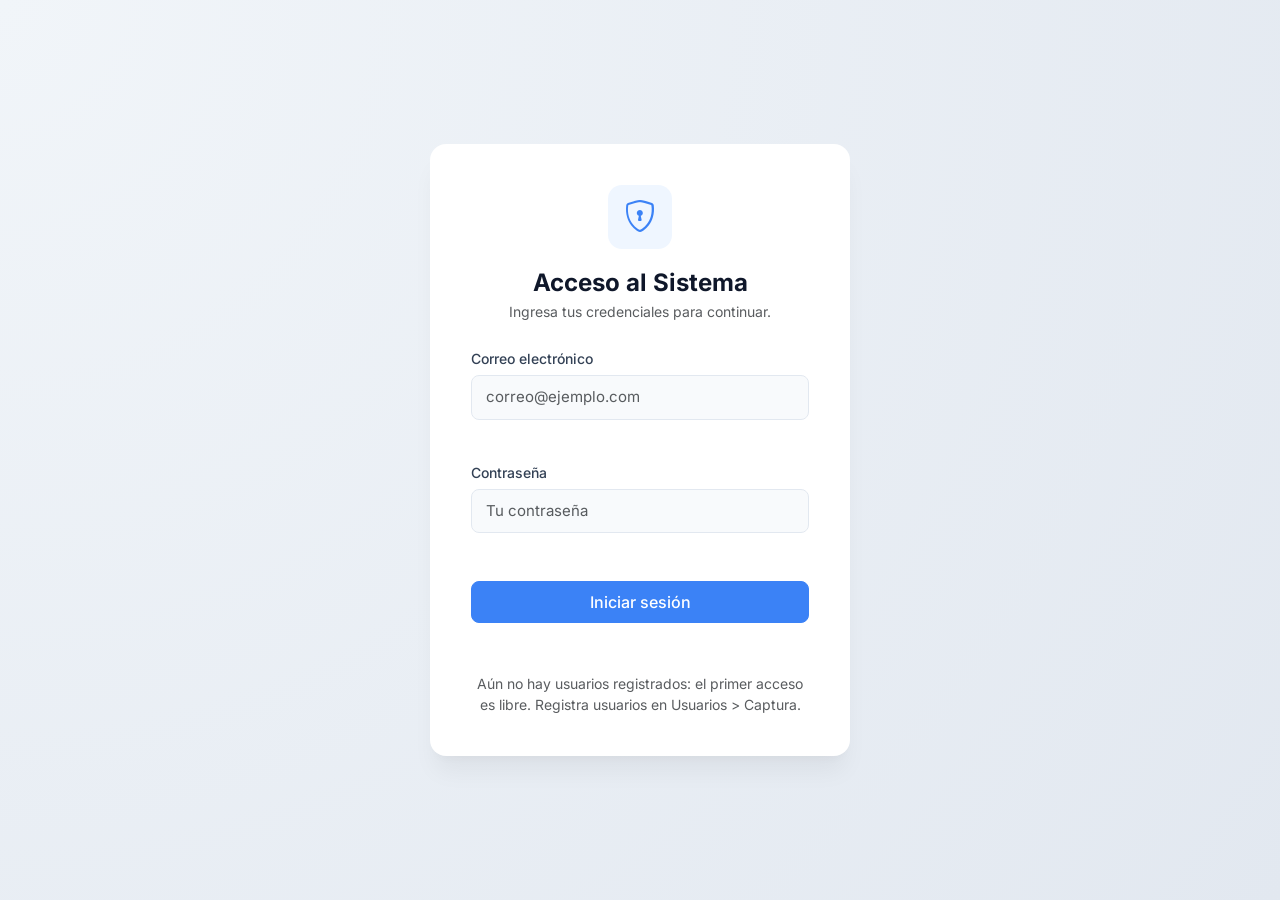
<file: index.html>
<!DOCTYPE html>
<html lang="es">
<head>
    <meta charset="UTF-8">
    <meta name="viewport" content="width=device-width, initial-scale=1.0">
    <title>Sistema | Panel</title>
    <link href="css/bootstrap.min.css" rel="stylesheet">
    <link href="css/bootstrap-icons.min.css" rel="stylesheet">
    <link rel="stylesheet" href="css/login.css">
</head>
<body class="pagina-sistema">

    <nav class="navbar navbar-expand navbar-dark navbar-custom fixed-top px-3">
        <button class="btn btn-outline-light border-0 me-2" id="btn-hamburguesa" aria-label="Abrir/cerrar menú">
            <i class="bi bi-list fs-4"></i>
        </button>
        <span class="navbar-brand fw-bold fs-6 mb-0">Sistema Escolar</span>

        <div class="dropdown ms-auto">
            <button class="btn btn-outline-light border-0 dropdown-toggle d-flex align-items-center gap-2" type="button" data-bs-toggle="dropdown" id="btn-usuario-navbar">
                <i class="bi bi-person-circle fs-5"></i>
                <span id="nombre-usuario-navbar" class="fw-medium">Usuario</span>
            </button>
            <ul class="dropdown-menu dropdown-menu-end shadow-sm border-0 mt-2">
                <li><button class="dropdown-item text-danger fw-medium" id="btn-salir"><i class="bi bi-box-arrow-right me-2"></i>Salir del sistema</button></li>
            </ul>
        </div>
    </nav>

    <div class="sidebar" id="sidebar">
        <ul class="nav flex-column">
            <li class="nav-item">
                <a class="nav-link enlace-vista activo" href="#" data-vista="vista-inicio">
                    <i class="bi bi-house-door me-2"></i>Inicio
                </a>
            </li>
            <li class="nav-item">
                <a class="nav-link d-flex justify-content-between align-items-center" href="#" data-bs-toggle="collapse" data-bs-target="#submenu-usuarios">
                    <span><i class="bi bi-people me-2"></i>Usuarios</span>
                    <i class="bi bi-chevron-down opacity-50 small"></i>
                </a>
                <div class="collapse" id="submenu-usuarios">
                    <ul class="nav flex-column ms-2 mt-1">
                        <li class="nav-item">
                            <a class="nav-link enlace-vista" href="#" data-vista="vista-captura">
                                <i class="bi bi-person-plus me-2"></i>Captura
                            </a>
                        </li>
                    </ul>
                </div>
            </li>
            <li class="nav-item">
                <a class="nav-link enlace-vista" href="#" data-vista="vista-alumnos">
                    <i class="bi bi-mortarboard me-2"></i>Alumnos
                </a>
            </li>
        </ul>
    </div>

    <main class="contenido" id="contenido">

        <section id="vista-inicio" class="vista">
            <div class="card card-custom p-4">
                <h2 class="h4 fw-bold mb-2">Bienvenido</h2>
                <p class="text-muted mb-0">Has iniciado sesión correctamente. Usa el menú lateral para capturar usuarios o registrar alumnos.</p>
            </div>
        </section>

        <section id="vista-captura" class="vista d-none">
            <h2 class="h4 fw-bold mb-4">Usuarios &raquo; Captura</h2>
            <div class="card card-custom p-4 mb-4" style="max-width:520px;">
                <form id="formulario-captura" novalidate>
                    <div class="mb-3">
                        <label for="captura-nombre" class="form-label">Nombre de usuario</label>
                        <input type="text" id="captura-nombre" class="form-control" placeholder="Ej: jperez">
                        <span id="error-captura-nombre" class="mensaje-error"></span>
                    </div>
                    <div class="mb-3">
                        <label for="captura-correo" class="form-label">Correo electrónico</label>
                        <input type="text" id="captura-correo" class="form-control" placeholder="correo@ejemplo.com">
                        <span id="error-captura-correo" class="mensaje-error"></span>
                    </div>
                    <div class="mb-4">
                        <label for="captura-password" class="form-label">Contraseña</label>
                        <input type="password" id="captura-password" class="form-control" placeholder="Mín. 8 caracteres, con mayúscula, número y símbolo">
                        <span id="error-captura-password" class="mensaje-error"></span>
                    </div>
                    <button type="submit" class="btn btn-primary">Guardar usuario</button>
                    <p id="mensaje-captura-exito" class="mensaje-exito mt-3"></p>
                </form>
            </div>

            <h3 class="h6 fw-bold mb-3 text-secondary">Usuarios registrados (se conservan al cerrar sesión)</h3>
            <ul id="lista-usuarios-capturados" class="list-group border-0 shadow-sm" style="max-width:520px;">
                <li class="list-group-item text-muted border-0 bg-white">Aún no has capturado ningún usuario.</li>
            </ul>
        </section>

        <section id="vista-alumnos" class="vista d-none">
            <h2 class="h4 fw-bold mb-4">Alumnos &raquo; Registro</h2>
            <div class="card card-custom p-4" style="max-width:520px;">
                <form id="formulario-alumno" novalidate>
                    <div class="mb-3">
                        <label for="alumno-nombre" class="form-label">Nombre completo</label>
                        <input type="text" id="alumno-nombre" class="form-control" placeholder="Ej: María José Pérez">
                        <span id="error-alumno-nombre" class="mensaje-error"></span>
                    </div>
                    <div class="mb-3">
                        <label for="alumno-control" class="form-label">Número de control (6 dígitos)</label>
                        <input type="text" id="alumno-control" class="form-control" placeholder="Ej: 231151" maxlength="6">
                        <span id="error-alumno-control" class="mensaje-error"></span>
                    </div>
                    <div class="mb-4">
                        <label for="alumno-fecha" class="form-label">Fecha de nacimiento</label>
                        <input type="date" id="alumno-fecha" class="form-control">
                        <span id="error-alumno-fecha" class="mensaje-error"></span>
                    </div>
                    <button type="submit" class="btn btn-primary">Verificar edad</button>
                </form>
            </div>
        </section>

    </main>

    <div class="modal fade" id="modal-edad" tabindex="-1" aria-hidden="true">
        <div class="modal-dialog modal-dialog-centered">
            <div class="modal-content border-0 shadow-lg" style="border-radius: 16px;">
                <div class="modal-header border-0 pb-0">
                    <h5 class="modal-title fw-bold">Resultado del alumno</h5>
                    <button type="button" class="btn-close" data-bs-dismiss="modal"></button>
                </div>
                <div class="modal-body text-center py-4">
                    <p class="mb-1 fs-5"><strong id="modal-alumno-nombre"></strong></p>
                    <p class="text-muted mb-3">Número de control: <span id="modal-alumno-control"></span></p>
                    <div class="display-5 fw-bold text-primary mb-2" id="modal-alumno-edad">-- años</div>
                    <p id="modal-alumno-mayor" class="mb-0 fw-medium"></p>
                </div>
                <div class="modal-footer border-0 pt-0">
                    <button type="button" class="btn btn-secondary w-100" data-bs-dismiss="modal">Cerrar</button>
                </div>
            </div>
        </div>
    </div>

    <script src="js/utileria.js"></script>
    <script src="js/bootstrap.bundle.min.js"></script>
    <script src="js/login.js"></script>
</body>
</html>
</file>
<file: css/login.css>
@font-face {
    font-family: 'Inter';
    font-style: normal;
    font-weight: 400;
    font-display: swap;
    src: url('fonts/inter-latin-400-normal.woff2') format('woff2');
}

@font-face {
    font-family: 'Inter';
    font-style: normal;
    font-weight: 500;
    font-display: swap;
    src: url('fonts/inter-latin-500-normal.woff2') format('woff2');
}

@font-face {
    font-family: 'Inter';
    font-style: normal;
    font-weight: 600;
    font-display: swap;
    src: url('fonts/inter-latin-600-normal.woff2') format('woff2');
}

@font-face {
    font-family: 'Inter';
    font-style: normal;
    font-weight: 700;
    font-display: swap;
    src: url('fonts/inter-latin-700-normal.woff2') format('woff2');
}

:root {
    --color-primario: #3b82f6;
    --color-primario-hover: #2563eb;
    --color-fondo: #f8fafc;
    --color-superficie: #ffffff;
    --color-texto: #0f172a;
    --color-texto-mutado: #64748b;
    --color-borde: #e2e8f0;
    --color-error: #ef4444;
    --color-exito: #10b981;
    --sidebar-ancho: 250px;
    --navbar-alto: 60px;
    --sombra-card: 0 20px 25px -5px rgba(0, 0, 0, 0.05), 0 8px 10px -6px rgba(0, 0, 0, 0.03);
}

body {
    font-family: 'Inter', -apple-system, BlinkMacSystemFont, 'Segoe UI', Roboto, sans-serif;
    color: var(--color-texto);
    background-color: var(--color-fondo);
    -webkit-font-smoothing: antialiased;
}

/* Estilos de Formulario Globales */
.form-label {
    font-size: 0.875rem;
    font-weight: 500;
    color: #334155;
    margin-bottom: 0.375rem;
}

.form-control {
    border: 1px solid var(--color-borde);
    border-radius: 8px;
    padding: 0.625rem 0.875rem;
    font-size: 0.9375rem;
    transition: all 0.2s ease;
    background-color: #f8fafc;
}

.form-control:focus {
    background-color: #ffffff;
    border-color: var(--color-primario);
    box-shadow: 0 0 0 4px rgba(59, 130, 246, 0.15);
}

.btn-primary {
    background-color: var(--color-primario);
    border-color: var(--color-primario);
    font-weight: 500;
    border-radius: 8px;
    padding: 0.625rem 1.25rem;
    transition: all 0.2s ease;
}

.btn-primary:hover, .btn-primary:focus {
    background-color: var(--color-primario-hover);
    border-color: var(--color-primario-hover);
    box-shadow: 0 4px 12px rgba(37, 99, 235, 0.2);
}

.mensaje-error {
    display: block;
    color: var(--color-error);
    font-size: 0.8125rem;
    font-weight: 500;
    margin-top: 6px;
    min-height: 18px;
}

.mensaje-exito {
    display: block;
    color: var(--color-exito);
    font-weight: 600;
    font-size: 0.875rem;
    min-height: 18px;
}

.pagina-login {
    background: radial-gradient(circle at top left, #f1f5f9, #e2e8f0);
    min-height: 100vh;
    display: flex;
    align-items: center;
    justify-content: center;
    padding: 24px;
}

.contenedor-login {
    width: 100%;
    max-width: 420px;
}

.card-login {
    background: var(--color-superficie);
    border-radius: 16px;
    padding: 40px;
    box-shadow: var(--sombra-card);
    border: 1px solid rgba(255, 255, 255, 0.8);
}

.contenedor-icono-login {
    width: 64px;
    height: 64px;
    background-color: #eff6ff;
    border-radius: 14px;
    display: inline-flex;
    align-items: center;
    justify-content: center;
    margin-bottom: 12px;
}

.icono-login {
    font-size: 32px;
    color: var(--color-primario);
}

.pagina-sistema {
    background-color: var(--color-fondo);
}

.navbar-custom {
    height: var(--navbar-alto);
    background-color: #0f172a;
    border-bottom: 1px solid #1e293b;
}

.sidebar {
    position: fixed;
    top: var(--navbar-alto);
    left: 0;
    bottom: 0;
    width: var(--sidebar-ancho);
    background-color: #ffffff;
    border-right: 1px solid var(--color-borde);
    padding: 20px 12px;
    overflow-y: auto;
    transition: transform 0.25s cubic-bezier(0.4, 0, 0.2, 1);
    z-index: 900;
}

.sidebar.oculto {
    transform: translateX(-100%);
}

.sidebar .nav-link {
    color: #475569;
    border-radius: 8px;
    padding: 10px 14px;
    font-weight: 500;
    font-size: 0.9375rem;
    margin-bottom: 4px;
    transition: all 0.15s ease;
}

.sidebar .nav-link:hover {
    background-color: #f1f5f9;
    color: var(--color-texto);
}

.sidebar .nav-link.activo {
    background-color: #eff6ff;
    color: var(--color-primario);
    font-weight: 600;
}

.sidebar .collapse .nav-link {
    font-size: 0.875rem;
    padding-left: 12px;
}

.contenido {
    margin-left: var(--sidebar-ancho);
    margin-top: var(--navbar-alto);
    padding: 36px;
    transition: margin-left 0.25s cubic-bezier(0.4, 0, 0.2, 1);
}

.contenido.expandido {
    margin-left: 0;
}

.card-custom {
    background: #ffffff;
    border: 1px solid var(--color-borde);
    border-radius: 12px;
    box-shadow: 0 1px 3px rgba(0, 0, 0, 0.05);
}

@media (max-width: 768px) {
    .sidebar {
        transform: translateX(-100%);
    }
    .sidebar.visible {
        transform: translateX(0);
    }
    .contenido {
        margin-left: 0;
        padding: 20px;
    }
}
</file>
